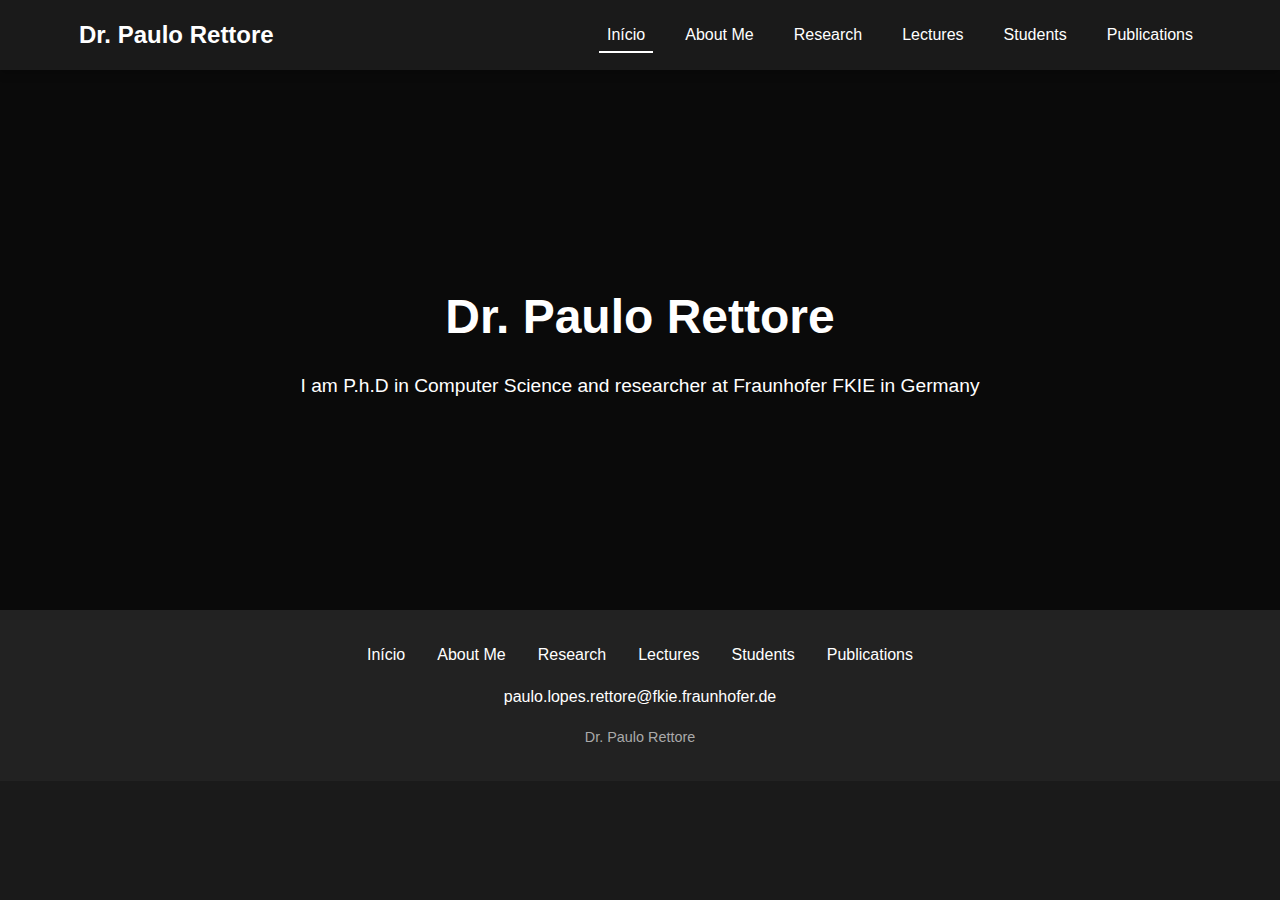
<file: index.html>
<!DOCTYPE html>
<html lang="en">
<head>
    <meta charset="UTF-8">
    <meta name="viewport" content="width=device-width, initial-scale=1.0">
    <title>Dr. Paulo Rettore</title>
    <link rel="stylesheet" href="css/style.css">
</head>
<body>
    <!-- Header -->
    <header>
        <div class="container header-content">
            <div class="logo">
                <a href="index.html">Dr. Paulo Rettore</a>
            </div>
            <nav>
                <ul class="nav-menu">
                    <li class="home"><a href="index.html" class="active">Início</a></li>
                    <li class="about"><a href="about-me.html">About Me</a></li>
                    <li class="research"><a href="research.html">Research</a></li>
                    <li class="lectures"><a href="lectures.html">Lectures</a></li>
                    <li class="students"><a href="students.html">Students</a></li>
                    <li class="publications"><a href="publications.html">Publications</a></li>
                </ul>
            </nav>
        </div>
    </header>

    <!-- Hero Section -->
    <section class="hero">
        <div class="hero-content">
            <h1>Dr. Paulo Rettore</h1>
            <p>I am P.h.D in Computer Science and researcher at Fraunhofer FKIE in Germany</p>
        </div>
    </section>

    <!-- Footer -->
    <footer>
        <div class="container footer-content">
            <ul class="footer-nav">
                <li><a href="index.html">Início</a></li>
                <li><a href="about-me.html">About Me</a></li>
                <li><a href="research.html">Research</a></li>
                <li><a href="lectures.html">Lectures</a></li>
                <li><a href="students.html">Students</a></li>
                <li><a href="publications.html">Publications</a></li>
            </ul>
            <div class="contact-info">
                <a href="mailto:paulo.lopes.rettore@fkie.fraunhofer.de">paulo.lopes.rettore@fkie.fraunhofer.de</a>
            </div>
            <div class="copyright">
                <p>Dr. Paulo Rettore</p>
            </div>
        </div>
    </footer>

    <script src="js/script.js"></script>
</body>
</html>
</file>
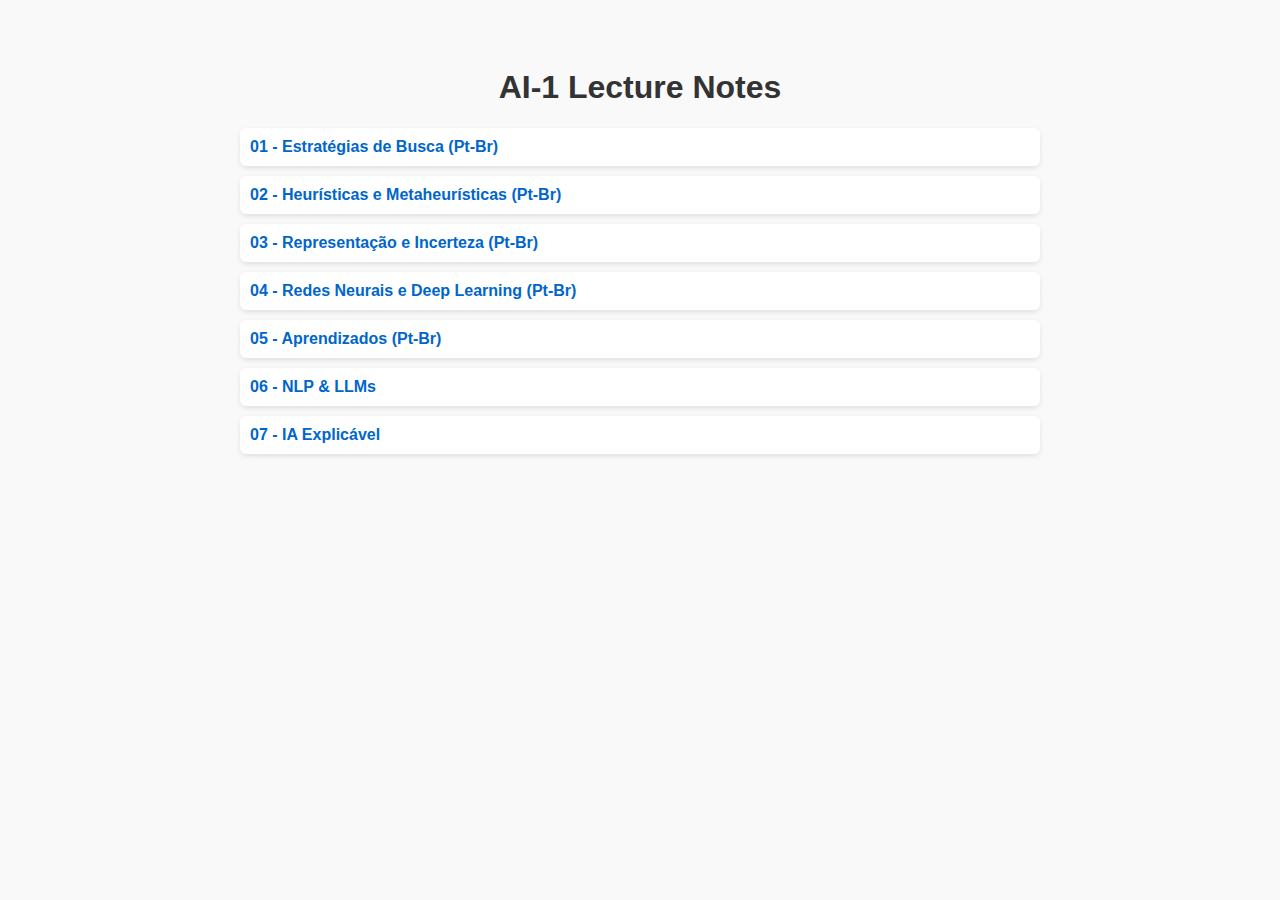
<file: lectures-notes/ai-1/index.html>
<!DOCTYPE html>
<html lang="en">
<head>
  <meta charset="UTF-8">
  <title>AI-1 Lecture Notes</title>
  <style>
    body {
      font-family: sans-serif;
      max-width: 800px;
      margin: 2rem auto;
      padding: 1rem;
      background-color: #f9f9f9;
    }
    h1 {
      text-align: center;
      color: #333;
    }
    ul {
      list-style-type: none;
      padding: 0;
    }
    li {
      background: #fff;
      margin: 10px 0;
      padding: 10px;
      border-radius: 6px;
      box-shadow: 0 2px 5px rgba(0,0,0,0.1);
    }
    a {
      text-decoration: none;
      color: #0066cc;
      font-weight: bold;
    }
    a:hover {
      text-decoration: underline;
    }
  </style>
</head>
<body>

<h1>AI-1 Lecture Notes</h1>
<ul>
  <li><a href="01-Estrategias de Busca Sem Informacao e de Busca Informada (Pt-Br).pdf" download>01 - Estratégias de Busca (Pt-Br)</a></li>
  <li><a href="02-Heuristicas e Metaheuristicas (Pt-Br).pdf" download>02 - Heurísticas e Metaheurísticas (Pt-Br)</a></li>
  <li><a href="03-Representacao de Conhecimento e Incerteza(Pt-Br).pdf" download>03 - Representação e Incerteza (Pt-Br)</a></li>
  <li><a href="04-Redes Neurais e Aprendizado Profundo (Pt-Br).pdf" download>04 - Redes Neurais e Deep Learning (Pt-Br)</a></li>
  <li><a href="05-Aprendizados (Pt-Br).pdf" download>05 - Aprendizados (Pt-Br)</a></li>
  <li><a href="06-NLP_LLMs.pdf" download>06 - NLP & LLMs</a></li>
  <li><a href="07-Inteligencia Artificial Explicavel.pdf" download>07 - IA Explicável</a></li>
</ul>

</body>
</html>
</file>
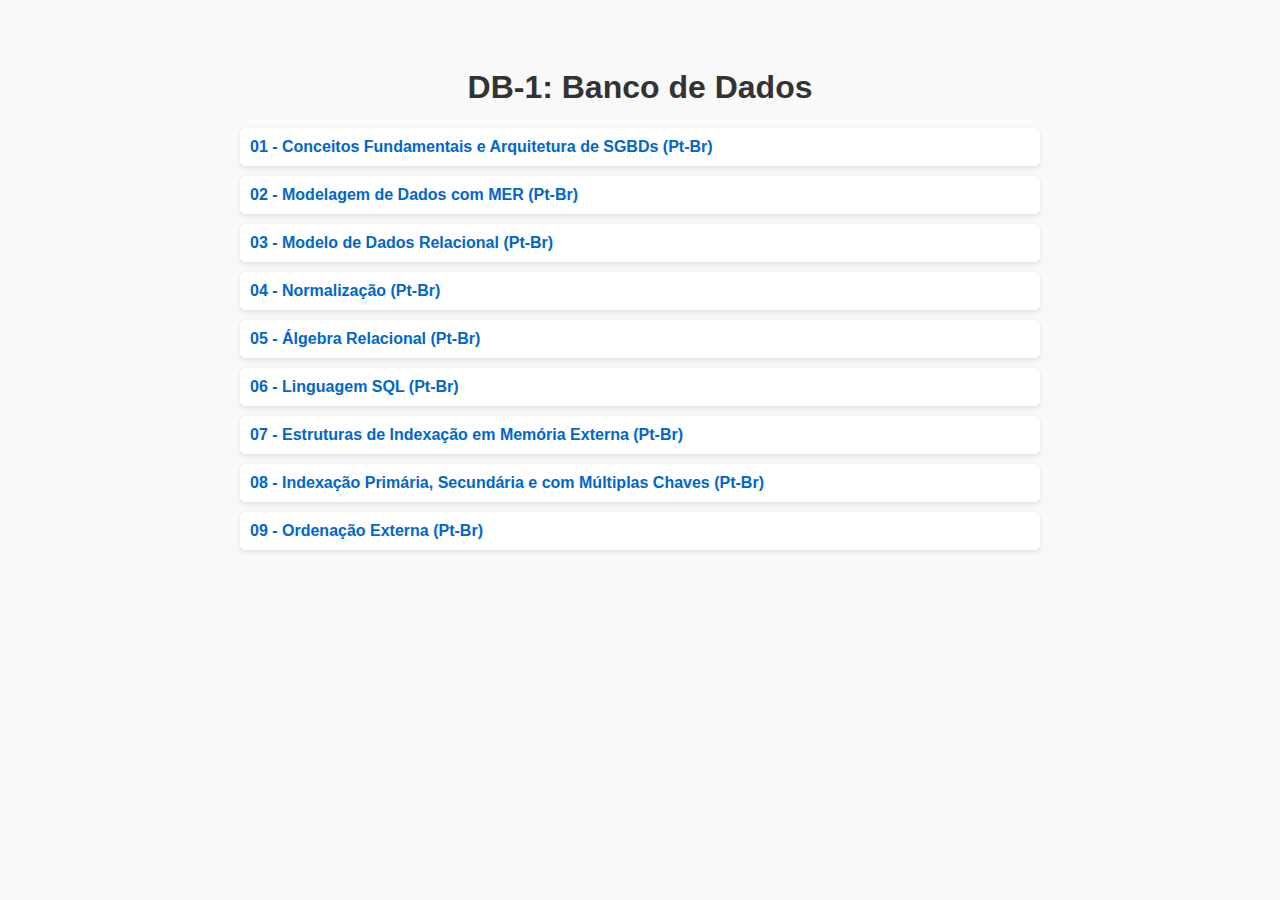
<file: lectures-notes/db-1/index.html>
<!DOCTYPE html>
<html lang="pt-BR">
<head>
  <meta charset="UTF-8">
  <title>DB-1: Banco de Dados</title>
  <style>
    body {
      font-family: sans-serif;
      max-width: 800px;
      margin: 2rem auto;
      padding: 1rem;
      background-color: #f9f9f9;
    }
    h1 {
      text-align: center;
      color: #333;
    }
    ul {
      list-style-type: none;
      padding: 0;
    }
    li {
      background: #fff;
      margin: 10px 0;
      padding: 10px;
      border-radius: 6px;
      box-shadow: 0 2px 5px rgba(0,0,0,0.1);
    }
    a {
      text-decoration: none;
      color: #0066cc;
      font-weight: bold;
    }
    a:hover {
      text-decoration: underline;
    }
  </style>
</head>
<body>

<h1>DB-1: Banco de Dados</h1>
<ul>
  <li><a href="01-Conceitos Fundamentais e Arquitetura de SGBDs (Pt-Br).pdf" download>01 - Conceitos Fundamentais e Arquitetura de SGBDs (Pt-Br)</a></li>
  <li><a href="02-Modelagem de Dados com MER (Pt-Br).pdf" download>02 - Modelagem de Dados com MER (Pt-Br)</a></li>
  <li><a href="03-Modelo de Dados Relacional (Pt-Br).pdf" download>03 - Modelo de Dados Relacional (Pt-Br)</a></li>
  <li><a href="04-Normalizacao (Pt-Br).pdf" download>04 - Normalização (Pt-Br)</a></li>
  <li><a href="05-Algebra Relacional (Pt-Br).pdf" download>05 - Álgebra Relacional (Pt-Br)</a></li>
  <li><a href="06-Linguagem SQL (Pt-Br).pdf" download>06 - Linguagem SQL (Pt-Br)</a></li>
  <li><a href="07-Estruturas de Indexacao em Memoria Externa - B-tree e Hash (Pt-Br).pdf" download>07 - Estruturas de Indexação em Memória Externa (Pt-Br)</a></li>
  <li><a href="08-Indexacao Primaria, Secundaria e com Multiplas Chaves (Pt-Br).pdf" download>08 - Indexação Primária, Secundária e com Múltiplas Chaves (Pt-Br)</a></li>
  <li><a href="09-Ordenacao Externa (Pt-Br).pdf" download>09 - Ordenação Externa (Pt-Br)</a></li>
</ul>

</body>
</html>
</file>
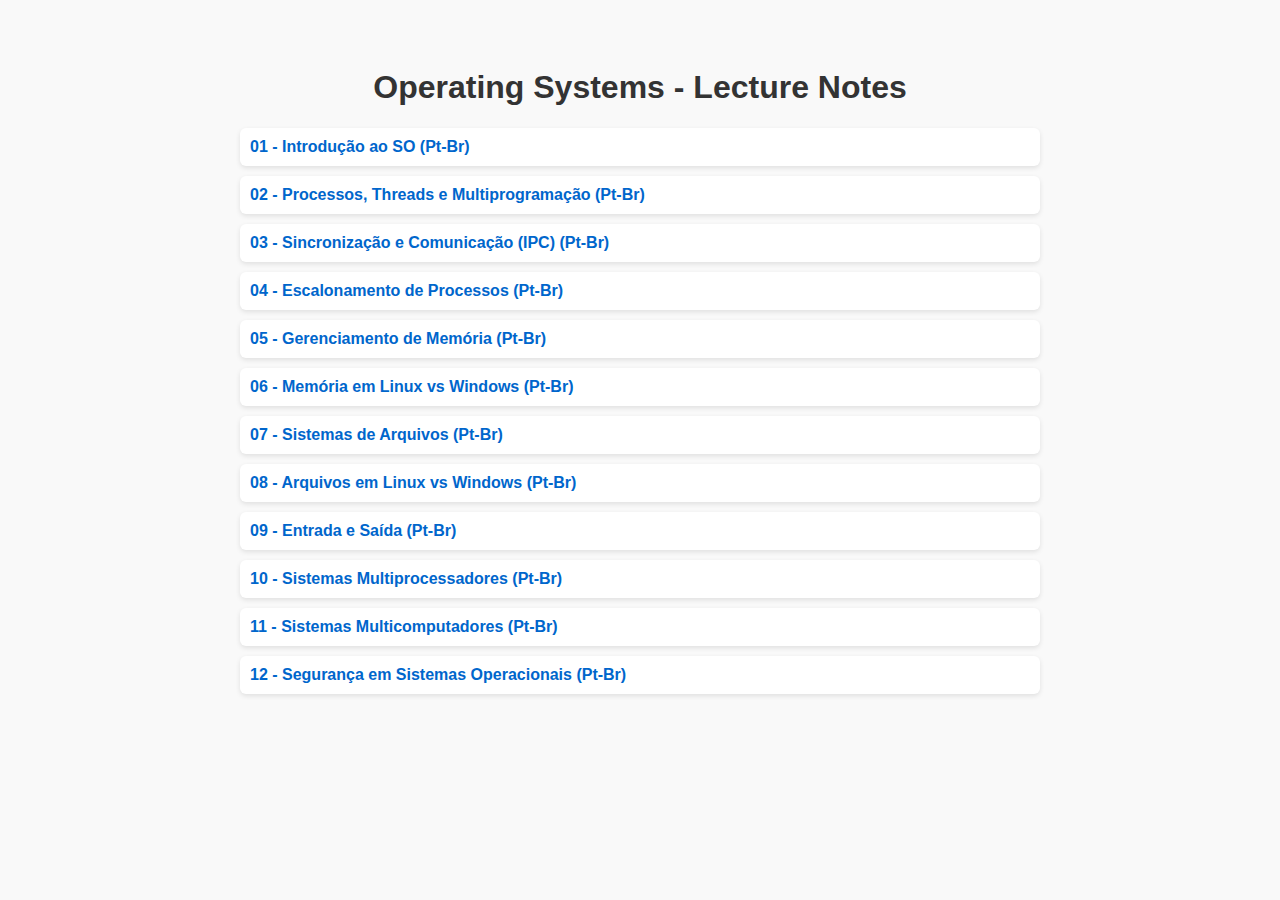
<file: lectures-notes/so-1/index.html>
<!DOCTYPE html>
<html lang="en">
<head>
  <meta charset="UTF-8">
  <title>Operating Systems - Lecture Notes</title>
  <style>
    body {
      font-family: sans-serif;
      max-width: 800px;
      margin: 2rem auto;
      padding: 1rem;
      background-color: #f9f9f9;
    }
    h1 {
      text-align: center;
      color: #333;
    }
    ul {
      list-style-type: none;
      padding: 0;
    }
    li {
      background: #fff;
      margin: 10px 0;
      padding: 10px;
      border-radius: 6px;
      box-shadow: 0 2px 5px rgba(0,0,0,0.1);
    }
    a {
      text-decoration: none;
      color: #0066cc;
      font-weight: bold;
    }
    a:hover {
      text-decoration: underline;
    }
  </style>
</head>
<body>

<h1>Operating Systems - Lecture Notes</h1>
<ul>
  <li><a href="01_Introducao_SO.pdf" download>01 - Introdução ao SO (Pt-Br)</a></li>
  <li><a href="02_Processos_Threads_SO_Multiprogramacao_Tempo_Compartilhado.pdf" download>02 - Processos, Threads e Multiprogramação (Pt-Br)</a></li>
  <li><a href="03_Sincronizacao_Comunicacao_Processos_IPC.pdf" download>03 - Sincronização e Comunicação (IPC) (Pt-Br)</a></li>
  <li><a href="04_Escalonamento_Processos.pdf" download>04 - Escalonamento de Processos (Pt-Br)</a></li>
  <li><a href="05_Gerenciamento_Memoria.pdf" download>05 - Gerenciamento de Memória (Pt-Br)</a></li>
  <li><a href="06_Gerenciamento_Memoria_Linux_Windows.pdf" download>06 - Memória em Linux vs Windows (Pt-Br)</a></li>
  <li><a href="07_Sistemas_Arquivos.pdf" download>07 - Sistemas de Arquivos (Pt-Br)</a></li>
  <li><a href="08_Sistemas_Arquivos_Linux_Windows.pdf" download>08 - Arquivos em Linux vs Windows (Pt-Br)</a></li>
  <li><a href="09_Gerenciamento_Entrada_Saida.pdf" download>09 - Entrada e Saída (Pt-Br)</a></li>
  <li><a href="10_Sistemas_Multiprocessadores.pdf" download>10 - Sistemas Multiprocessadores (Pt-Br)</a></li>
  <li><a href="11_Sistemas_Multicomputadores.pdf" download>11 - Sistemas Multicomputadores (Pt-Br)</a></li>
  <li><a href="12_Seguranca_Sistemas_Operacionais.pdf" download>12 - Segurança em Sistemas Operacionais (Pt-Br)</a></li>
</ul>

</body>
</html>
</file>
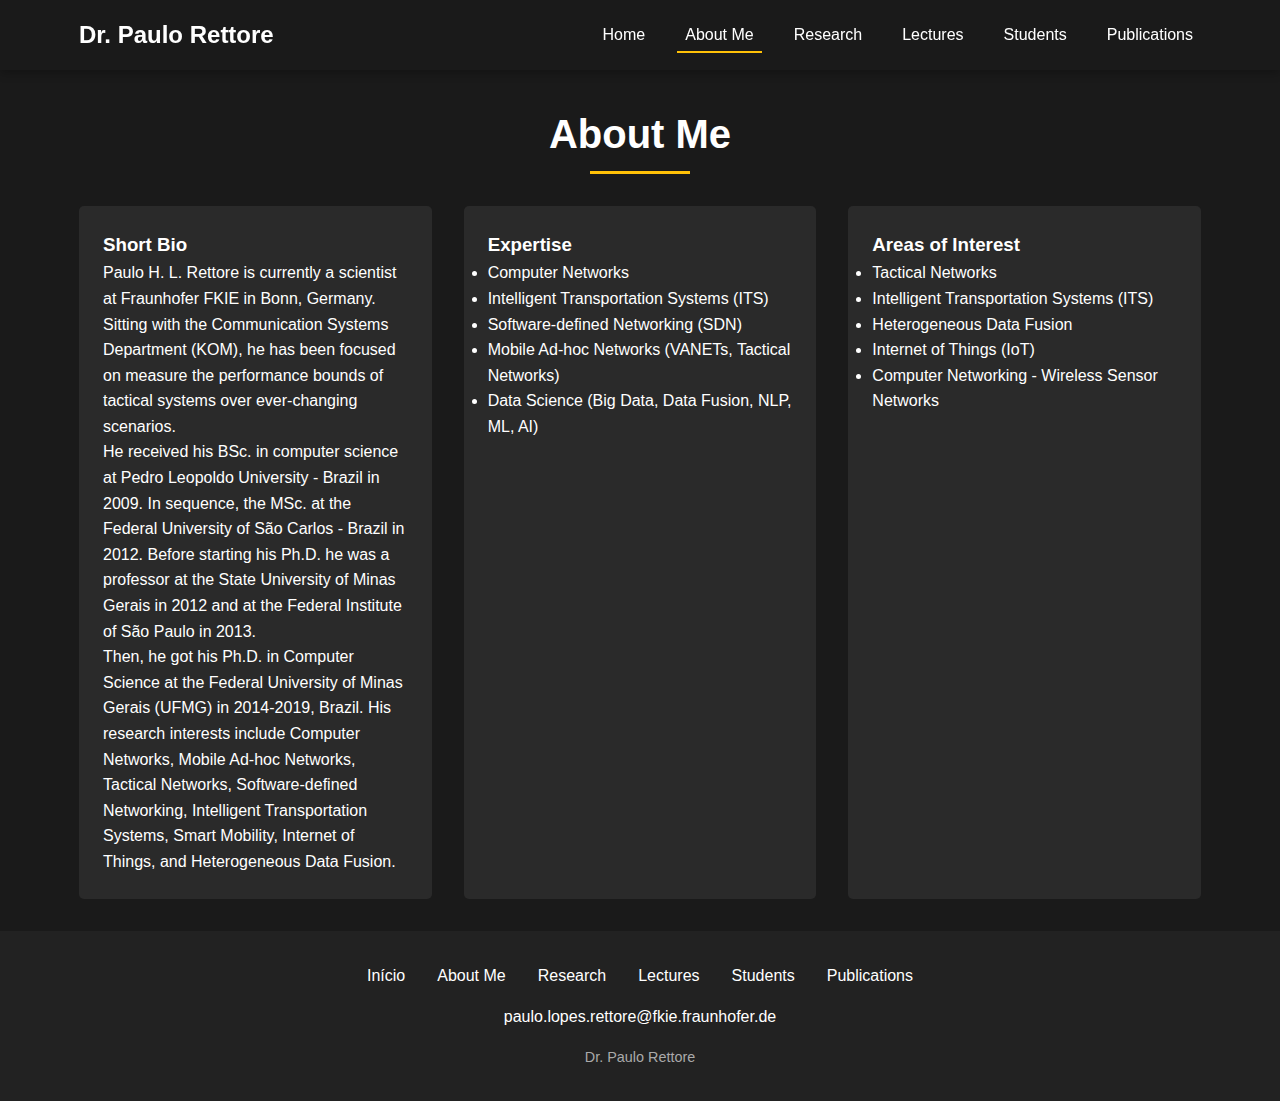
<file: about-me.html>
<!DOCTYPE html>
<html lang="en">
<head>
    <meta charset="UTF-8">
    <meta name="viewport" content="width=device-width, initial-scale=1.0">
    <title>About Me - Dr. Paulo Rettore</title>
    <link rel="stylesheet" href="css/style.css">
</head>
<body>
    <!-- Header -->
    <header>
        <div class="container header-content">
            <div class="logo">
                <a href="index.html">Dr. Paulo Rettore</a>
            </div>
            <nav>
                <ul class="nav-menu">
                    <li class="home"><a href="index.html">Home</a></li>
                    <li class="about"><a href="about-me.html" class="active">About Me</a></li>
                    <li class="research"><a href="research.html">Research</a></li>
                    <li class="lectures"><a href="lectures.html">Lectures</a></li>
                    <li class="students"><a href="students.html">Students</a></li>
                    <li class="publications"><a href="publications.html">Publications</a></li>
                </ul>
            </nav>
        </div>
    </header>

    <!-- About Section -->
    <section class="about-section">
        <div class="container">
            <div class="section-title">
                <h2>About Me</h2>
            </div>
            <div class="about-content">
                <div class="bio">
                    <h3>Short Bio</h3>
                    <p>Paulo H. L. Rettore is currently a scientist at Fraunhofer FKIE in Bonn, Germany. Sitting with the Communication Systems Department (KOM), he has been focused on measure the performance bounds of tactical systems over ever-changing scenarios.</p>
                    <p>He received his BSc. in computer science at Pedro Leopoldo University - Brazil in 2009. In sequence, the MSc. at the Federal University of São Carlos - Brazil in 2012. Before starting his Ph.D. he was a professor at the State University of Minas Gerais in 2012 and at the Federal Institute of São Paulo in 2013.</p>
                    <p>Then, he got his Ph.D. in Computer Science at the Federal University of Minas Gerais (UFMG) in 2014-2019, Brazil. His research interests include Computer Networks, Mobile Ad-hoc Networks, Tactical Networks, Software-defined Networking, Intelligent Transportation Systems, Smart Mobility, Internet of Things, and Heterogeneous Data Fusion.</p>
                </div>
                <div class="expertise">
                    <h3>Expertise</h3>
                    <ul>
                        <li>Computer Networks</li>
                        <li>Intelligent Transportation Systems (ITS)</li>
                        <li>Software-defined Networking (SDN)</li>
                        <li>Mobile Ad-hoc Networks (VANETs, Tactical Networks)</li>
                        <li>Data Science (Big Data, Data Fusion, NLP, ML, AI)</li>
                    </ul>
                </div>
                <div class="interests">
                    <h3>Areas of Interest</h3>
                    <ul>
                        <li>Tactical Networks</li>
                        <li>Intelligent Transportation Systems (ITS)</li>
                        <li>Heterogeneous Data Fusion</li>
                        <li>Internet of Things (IoT)</li>
                        <li>Computer Networking - Wireless Sensor Networks</li>
                    </ul>
                </div>
            </div>
        </div>
    </section>

    <!-- Footer -->
    <footer>
        <div class="container footer-content">
            <ul class="footer-nav">
                <li><a href="index.html">Início</a></li>
                <li><a href="about-me.html">About Me</a></li>
                <li><a href="research.html">Research</a></li>
                <li><a href="lectures.html">Lectures</a></li>
                <li><a href="students.html">Students</a></li>
                <li><a href="publications.html">Publications</a></li>
            </ul>
            <div class="contact-info">
                <a href="mailto:paulo.lopes.rettore@fkie.fraunhofer.de">paulo.lopes.rettore@fkie.fraunhofer.de</a>
            </div>
            <div class="copyright">
                <p>Dr. Paulo Rettore</p>
            </div>
        </div>
    </footer>

    <script src="js/script.js"></script>
</body>
</html>
</file>
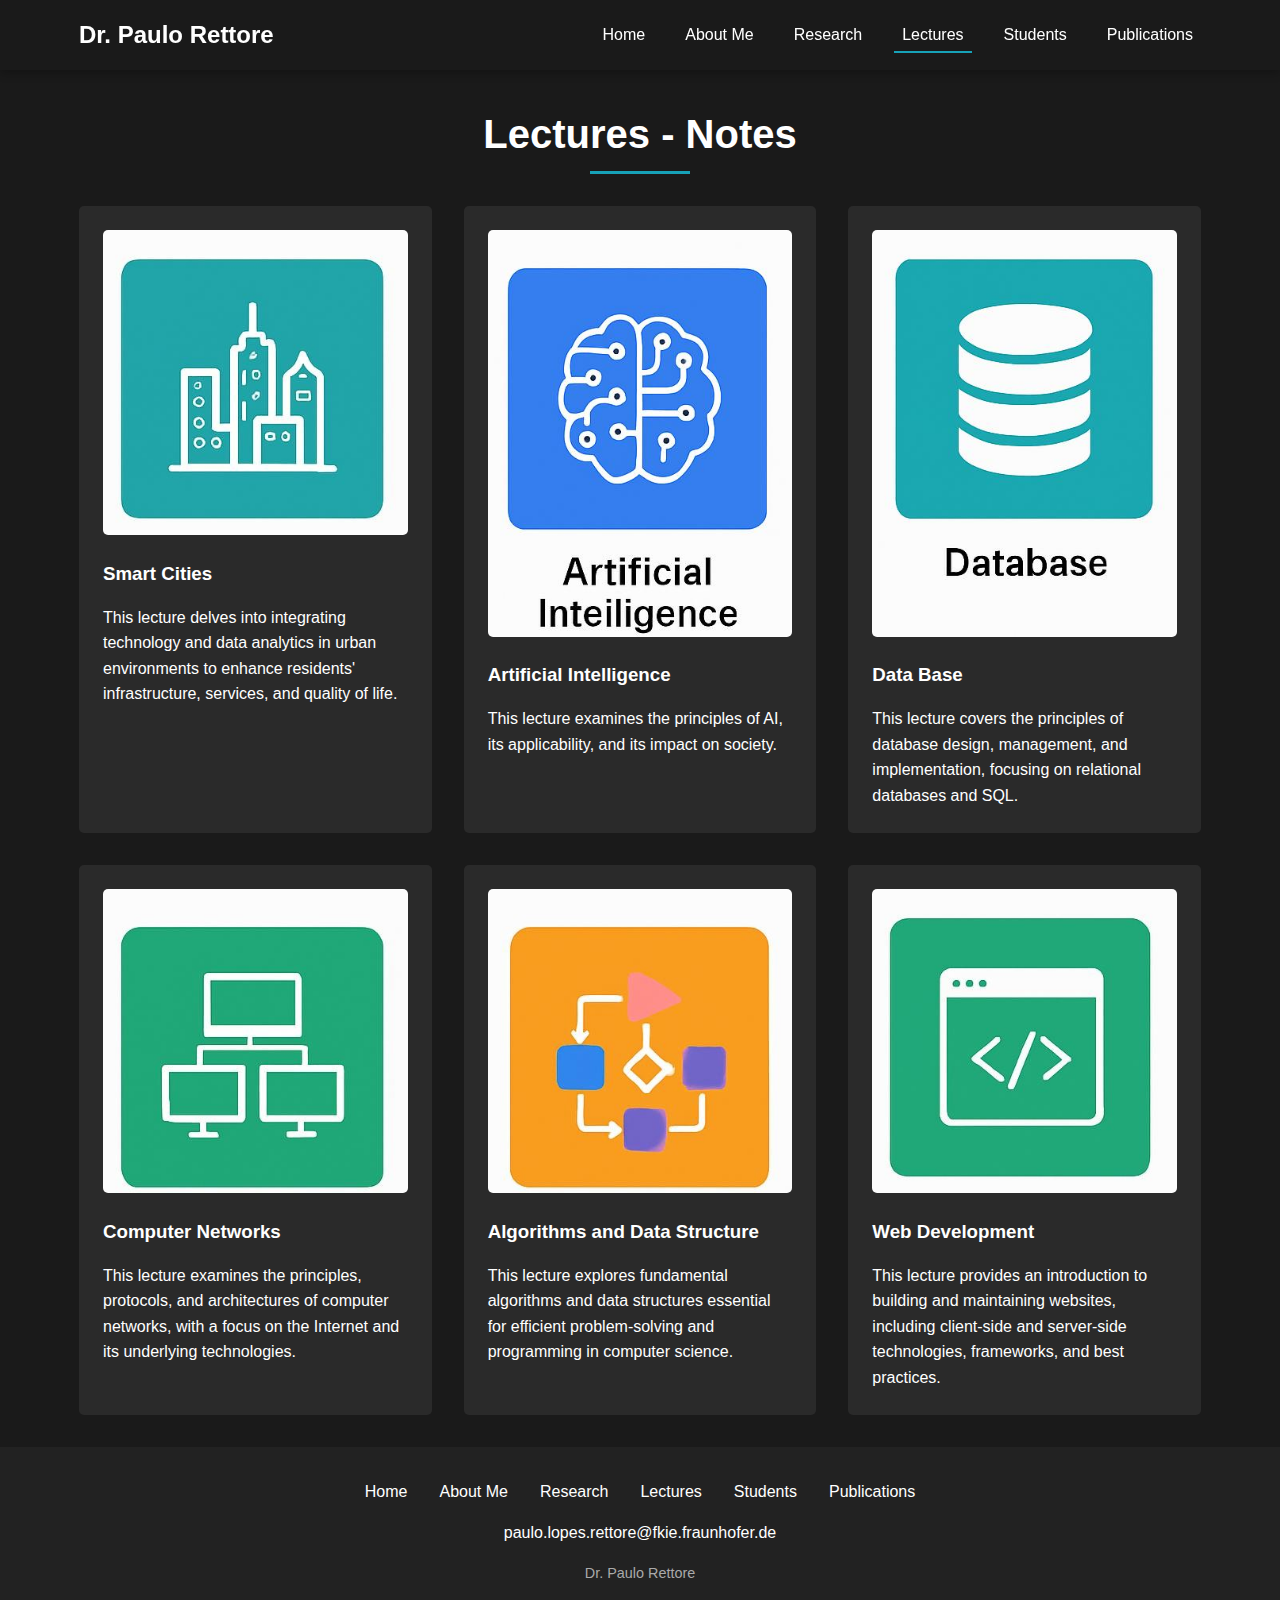
<file: lectures.html>
<!DOCTYPE html>
<html lang="en">
<head>
    <meta charset="UTF-8">
    <meta name="viewport" content="width=device-width, initial-scale=1.0">
    <title>Lectures - Dr. Paulo Rettore</title>
    <link rel="stylesheet" href="css/style.css">
</head>
<body>
    <!-- Header -->
    <header>
        <div class="container header-content">
            <div class="logo">
                <a href="index.html">Dr. Paulo Rettore</a>
            </div>
            <nav>
                <ul class="nav-menu">
                    <li class="home"><a href="index.html">Home</a></li>
                    <li class="about"><a href="about-me.html">About Me</a></li>
                    <li class="research"><a href="research.html">Research</a></li>
                    <li class="lectures"><a href="lectures.html" class="active">Lectures</a></li>
                    <li class="students"><a href="students.html">Students</a></li>
                    <li class="publications"><a href="publications.html">Publications</a></li>
                </ul>
            </nav>
        </div>
    </header>

    <!-- Lectures Section -->
    <section class="lectures-section">
        <div class="container">
            <div class="section-title">
                <h2>Lectures - Notes</h2>
            </div>
            
            <div class="lectures-grid">
                <div class="lecture-card">
                    <a href="\lectures-notes\ai-1\" target="_blank">
                    <img src="images/smart-cities.jpg" alt="Smart Cities" class="lecture-image">
                    </a>
                    <h3>Smart Cities</h3>
                    <p>This lecture delves into integrating technology and data analytics in urban environments to enhance residents' infrastructure, services, and quality of life.</p>
                </div>
                <div class="lecture-card">
                    <a href="\lectures-notes\ai-1\" target="_blank">
                        <img src="images/artificial-intelligence.jpg" alt="Artificial Intelligence" class="lecture-image">
                    </a>
                    <h3>Artificial Intelligence</h3>
                    <p>This lecture examines the principles of AI, its applicability, and its impact on society.</p>
                </div>
            
                <div class="lecture-card">
                    <a href="\lectures-notes\db-1\" target="_blank">
                        <img src="images/database.jpg" alt="Data Base" class="lecture-image">
                    </a>
                    <h3>Data Base</h3>
                    <p>This lecture covers the principles of database design, management, and implementation, focusing on relational databases and SQL.</p>
                </div>
            
                <div class="lecture-card">
                    <a href="\lectures-notes\" target="_blank">
                        <img src="images/computer-networks.jpg" alt="Computer Networks" class="lecture-image">
                    </a>
                    <h3>Computer Networks</h3>
                    <p>This lecture examines the principles, protocols, and architectures of computer networks, with a focus on the Internet and its underlying technologies.</p>
                </div>
            
                <div class="lecture-card">
                    <a href="\lectures-notes\" target="_blank">
                        <img src="images/algorithms.jpg" alt="Algorithms and Data Structure" class="lecture-image">
                    </a>
                    <h3>Algorithms and Data Structure</h3>
                    <p>This lecture explores fundamental algorithms and data structures essential for efficient problem-solving and programming in computer science.</p>
                </div>
            
                <div class="lecture-card">
                    <a href="\lectures-notes\" target="_blank">
                        <img src="images/web-development.jpg" alt="Web Development" class="lecture-image">
                    </a>
                    <h3>Web Development</h3>
                    <p>This lecture provides an introduction to building and maintaining websites, including client-side and server-side technologies, frameworks, and best practices.</p>
                </div>
            </div>
        </div>
    </section>

    <!-- Footer -->
    <footer>
        <div class="container footer-content">
            <ul class="footer-nav">
                <li><a href="index.html">Home</a></li>
                <li><a href="about-me.html">About Me</a></li>
                <li><a href="research.html">Research</a></li>
                <li><a href="lectures.html">Lectures</a></li>
                <li><a href="students.html">Students</a></li>
                <li><a href="publications.html">Publications</a></li>
            </ul>
            <div class="contact-info">
                <a href="mailto:paulo.lopes.rettore@fkie.fraunhofer.de">paulo.lopes.rettore@fkie.fraunhofer.de</a>
            </div>
            <div class="copyright">
                <p>Dr. Paulo Rettore</p>
            </div>
        </div>
    </footer>

    <script src="js/script.js"></script>
</body>
</html>
</file>
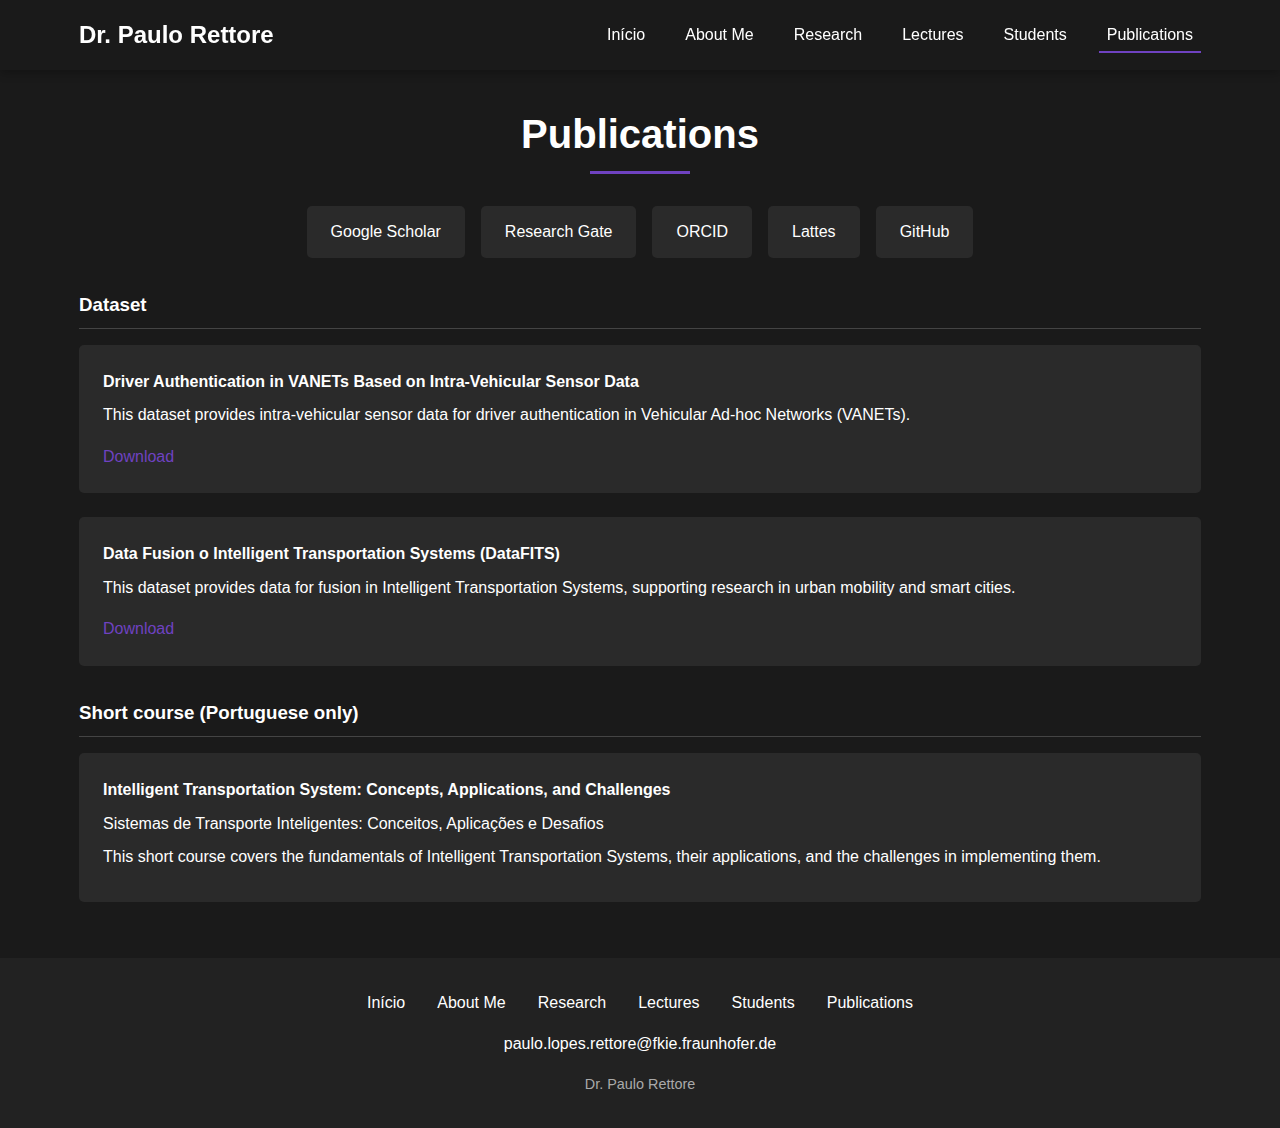
<file: publications.html>
<!DOCTYPE html>
<html lang="en">
<head>
    <meta charset="UTF-8">
    <meta name="viewport" content="width=device-width, initial-scale=1.0">
    <title>Publications - Dr. Paulo Rettore</title>
    <link rel="stylesheet" href="css/style.css">
</head>
<body>
    <!-- Header -->
    <header>
        <div class="container header-content">
            <div class="logo">
                <a href="index.html">Dr. Paulo Rettore</a>
            </div>
            <nav>
                <ul class="nav-menu">
                    <li class="inicio"><a href="index.html">Início</a></li>
                    <li class="about"><a href="about-me.html">About Me</a></li>
                    <li class="research"><a href="research.html">Research</a></li>
                    <li class="lectures"><a href="lectures.html">Lectures</a></li>
                    <li class="students"><a href="students.html">Students</a></li>
                    <li class="publications"><a href="publications.html" class="active">Publications</a></li>
                </ul>
            </nav>
        </div>
    </header>

    <!-- Publications Section -->
    <section class="publications-section">
        <div class="container">
            <div class="section-title">
                <h2>Publications</h2>
            </div>
            
            <div class="publication-links">
                <a href="https://scholar.google.com/" class="publication-link" target="_blank">
                    <i class="icon-google-scholar"></i> Google Scholar
                </a>
                <a href="https://www.researchgate.net/" class="publication-link" target="_blank">
                    <i class="icon-research-gate"></i> Research Gate
                </a>
                <a href="https://orcid.org/" class="publication-link" target="_blank">
                    <i class="icon-orcid"></i> ORCID
                </a>
                <a href="http://lattes.cnpq.br/" class="publication-link" target="_blank">
                    <i class="icon-lattes"></i> Lattes
                </a>
                <a href="https://github.com/prettore/" class="publication-link" target="_blank">
                    <i class="icon-github"></i> GitHub
                </a>
            </div>
            
            <div class="publication-categories">
                <h3>Dataset</h3>
                <div class="publication-item">
                    <h4>Driver Authentication in VANETs Based on Intra-Vehicular Sensor Data</h4>
                    <p>This dataset provides intra-vehicular sensor data for driver authentication in Vehicular Ad-hoc Networks (VANETs).</p>
                    <a href="#" class="download-link">Download</a>
                </div>
                
                <div class="publication-item">
                    <h4>Data Fusion o Intelligent Transportation Systems (DataFITS)</h4>
                    <p>This dataset provides data for fusion in Intelligent Transportation Systems, supporting research in urban mobility and smart cities.</p>
                    <a href="#" class="download-link">Download</a>
                </div>
                
                <h3>Short course (Portuguese only)</h3>
                <div class="publication-item">
                    <h4>Intelligent Transportation System: Concepts, Applications, and Challenges</h4>
                    <p>Sistemas de Transporte Inteligentes: Conceitos, Aplicações e Desafios</p>
                    <p>This short course covers the fundamentals of Intelligent Transportation Systems, their applications, and the challenges in implementing them.</p>
                </div>
            </div>
        </div>
    </section>

    <!-- Footer -->
    <footer>
        <div class="container footer-content">
            <ul class="footer-nav">
                <li><a href="index.html">Início</a></li>
                <li><a href="about-me.html">About Me</a></li>
                <li><a href="research.html">Research</a></li>
                <li><a href="lectures.html">Lectures</a></li>
                <li><a href="students.html">Students</a></li>
                <li><a href="publications.html">Publications</a></li>
            </ul>
            <div class="contact-info">
                <a href="mailto:paulo.lopes.rettore@fkie.fraunhofer.de">paulo.lopes.rettore@fkie.fraunhofer.de</a>
            </div>
            <div class="copyright">
                <p>Dr. Paulo Rettore</p>
            </div>
        </div>
    </footer>

    <script src="js/script.js"></script>
</body>
</html>
</file>
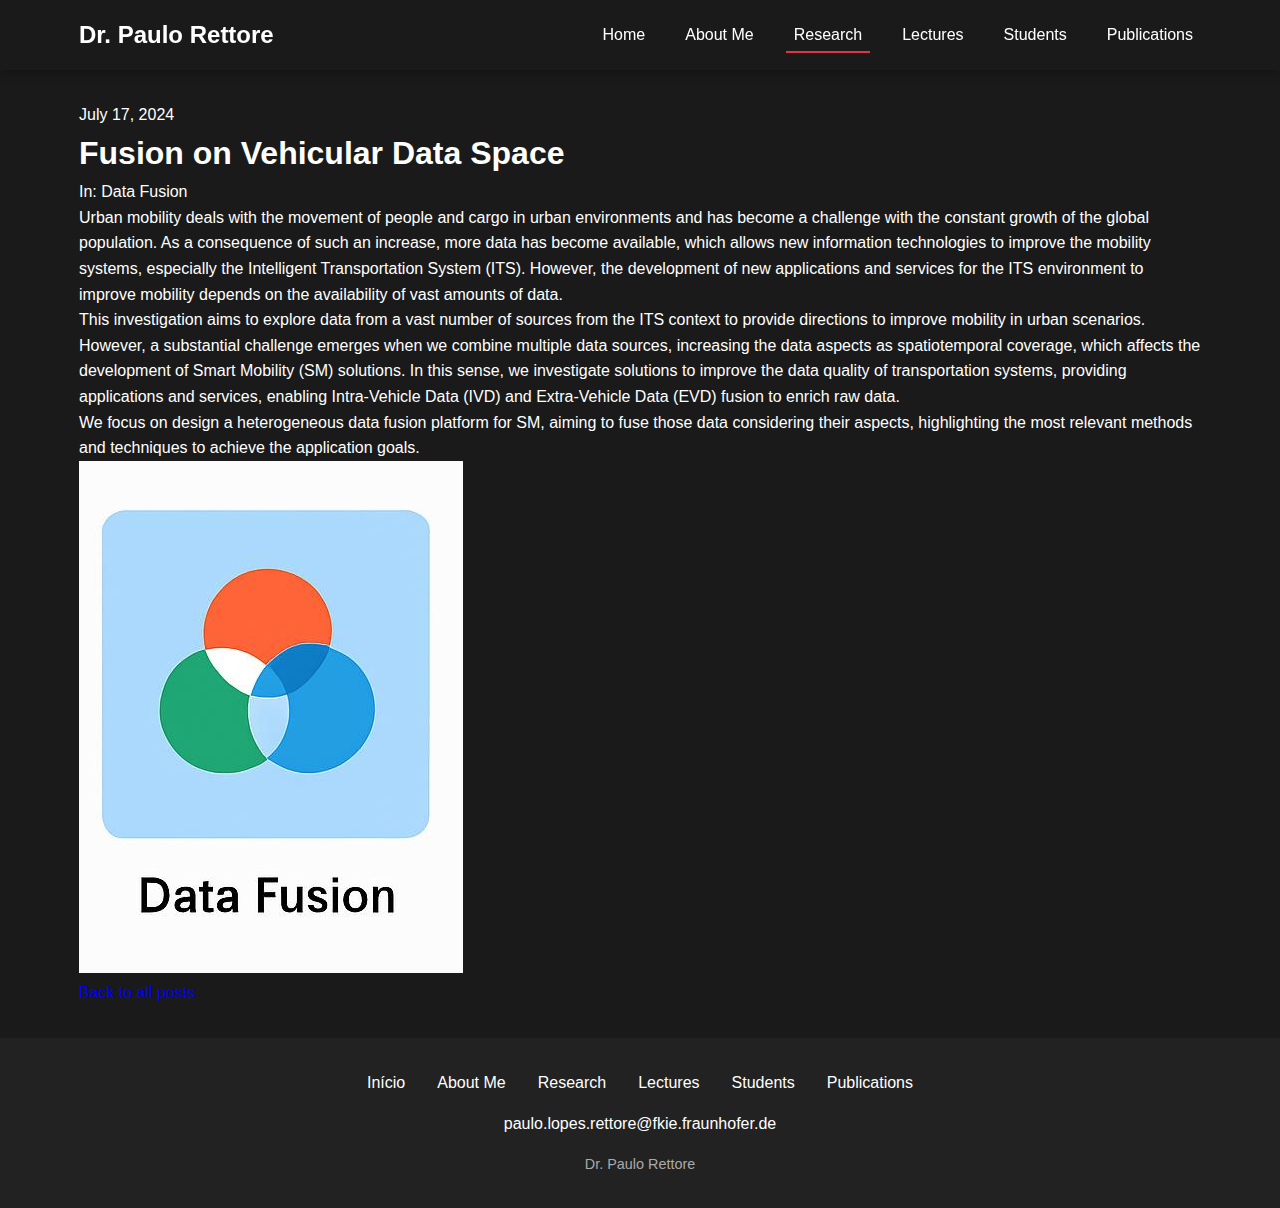
<file: research-data-fusion.html>
<!DOCTYPE html>
<html lang="en">
<head>
    <meta charset="UTF-8">
    <meta name="viewport" content="width=device-width, initial-scale=1.0">
    <title>Fusion on Vehicular Data Space - Dr. Paulo Rettore</title>
    <link rel="stylesheet" href="css/style.css">
</head>
<body>
    <!-- Header -->
    <header>
        <div class="container header-content">
            <div class="logo">
                <a href="index.html">Dr. Paulo Rettore</a>
            </div>
            <nav>
                <ul class="nav-menu">
                    <li class="home"><a href="index.html">Home</a></li>
                    <li class="about"><a href="about-me.html">About Me</a></li>
                    <li class="research"><a href="research.html" class="active">Research</a></li>
                    <li class="lectures"><a href="lectures.html">Lectures</a></li>
                    <li class="students"><a href="students.html">Students</a></li>
                    <li class="publications"><a href="publications.html">Publications</a></li>
                </ul>
            </nav>
        </div>
    </header>

    <!-- Research Detail Section -->
    <section class="research-detail-section">
        <div class="container">
            <div class="research-detail-header">
                <div class="date">July 17, 2024</div>
                <h1>Fusion on Vehicular Data Space</h1>
                <div class="category">In: Data Fusion</div>
            </div>
            
            <div class="research-detail-content">
                <p>Urban mobility deals with the movement of people and cargo in urban environments and has become a challenge with the constant growth of the global population. As a consequence of such an increase, more data has become available, which allows new information technologies to improve the mobility systems, especially the Intelligent Transportation System (ITS). However, the development of new applications and services for the ITS environment to improve mobility depends on the availability of vast amounts of data.</p>
                
                <p>This investigation aims to explore data from a vast number of sources from the ITS context to provide directions to improve mobility in urban scenarios. However, a substantial challenge emerges when we combine multiple data sources, increasing the data aspects as spatiotemporal coverage, which affects the development of Smart Mobility (SM) solutions. In this sense, we investigate solutions to improve the data quality of transportation systems, providing applications and services, enabling Intra-Vehicle Data (IVD) and Extra-Vehicle Data (EVD) fusion to enrich raw data.</p>
                
                <p>We focus on design a heterogeneous data fusion platform for SM, aiming to fuse those data considering their aspects, highlighting the most relevant methods and techniques to achieve the application goals.</p>
                
                <div class="research-image">
                    <img src="images/data-fusion-diagram.jpg" alt="Data Fusion Diagram">
                </div>
            </div>
            
            <div class="back-link">
                <a href="research.html">Back to all posts</a>
            </div>
        </div>
    </section>

    <!-- Footer -->
    <footer>
        <div class="container footer-content">
            <ul class="footer-nav">
                <li><a href="index.html">Início</a></li>
                <li><a href="about-me.html">About Me</a></li>
                <li><a href="research.html">Research</a></li>
                <li><a href="lectures.html">Lectures</a></li>
                <li><a href="students.html">Students</a></li>
                <li><a href="publications.html">Publications</a></li>
            </ul>
            <div class="contact-info">
                <a href="mailto:paulo.lopes.rettore@fkie.fraunhofer.de">paulo.lopes.rettore@fkie.fraunhofer.de</a>
            </div>
            <div class="copyright">
                <p>Dr. Paulo Rettore</p>
            </div>
        </div>
    </footer>

    <script src="js/script.js"></script>
</body>
</html>
</file>
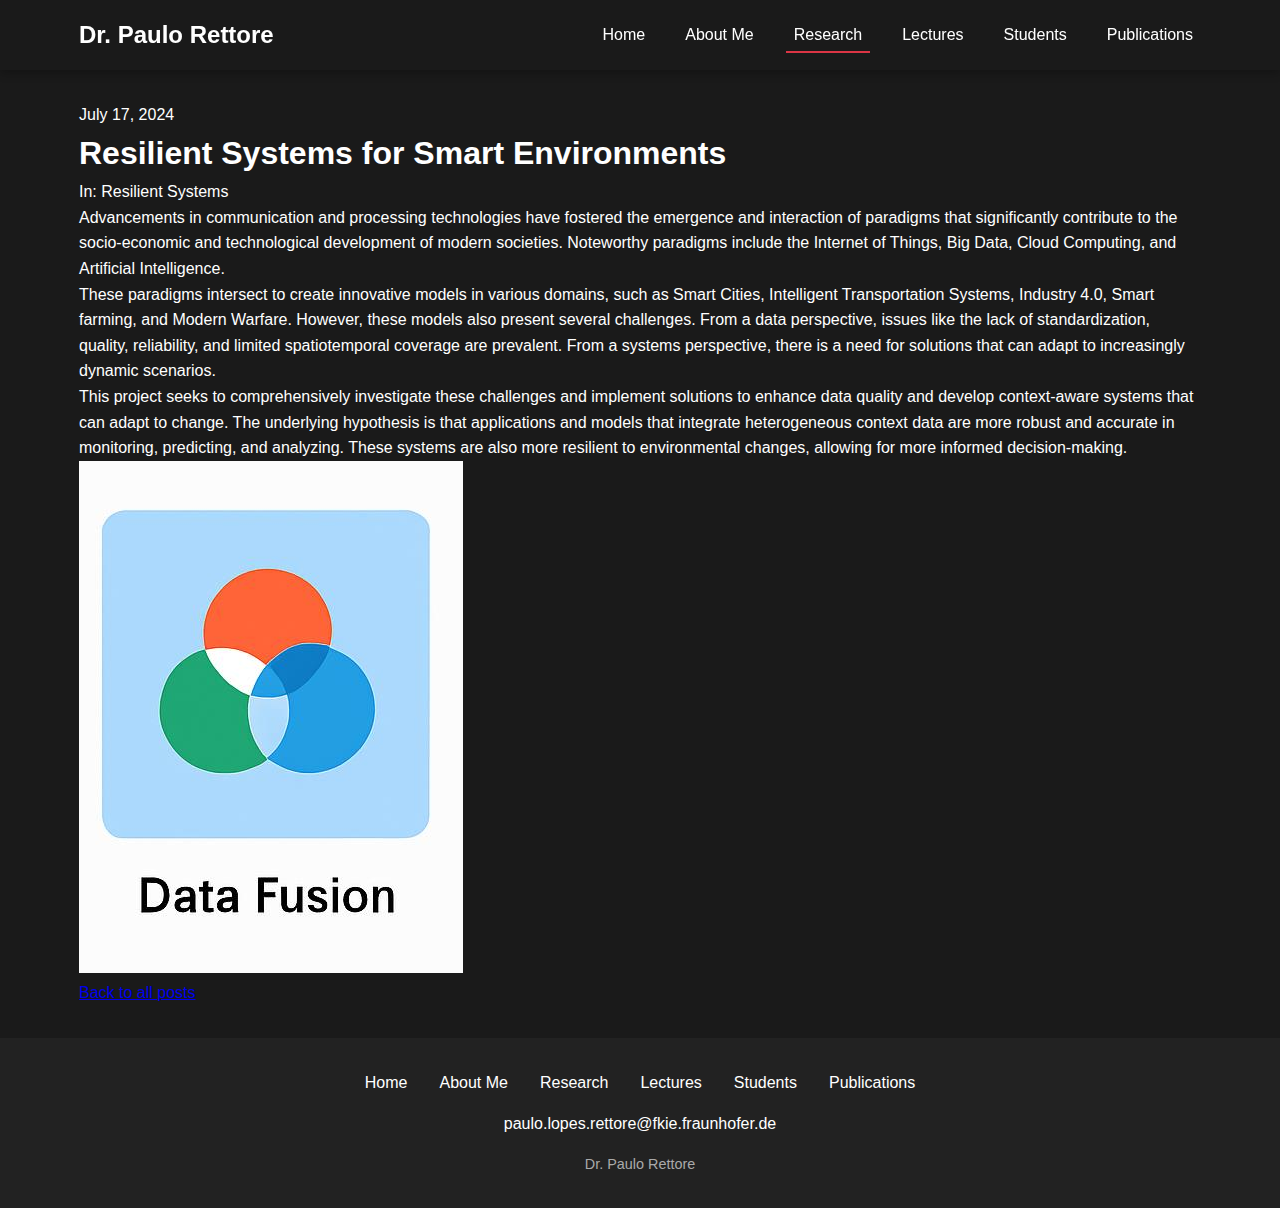
<file: research-resilient-systems.html>
<!DOCTYPE html>
<html lang="en">
<head>
    <meta charset="UTF-8">
    <meta name="viewport" content="width=device-width, initial-scale=1.0">
    <title>Resilient Systems for Smart Environments - Dr. Paulo Rettore</title>
    <link rel="stylesheet" href="css/style.css">
</head>
<body>
    <!-- Header -->
    <header>
        <div class="container header-content">
            <div class="logo">
                <a href="index.html">Dr. Paulo Rettore</a>
            </div>
            <nav>
                <ul class="nav-menu">
                    <li class="home"><a href="index.html">Home</a></li>
                    <li class="about"><a href="about-me.html">About Me</a></li>
                    <li class="research"><a href="research.html" class="active">Research</a></li>
                    <li class="lectures"><a href="lectures.html">Lectures</a></li>
                    <li class="students"><a href="students.html">Students</a></li>
                    <li class="publications"><a href="publications.html">Publications</a></li>
                </ul>
            </nav>
        </div>
    </header>

    <!-- Research Detail Section -->
    <section class="research-detail-section">
        <div class="container">
            <div class="research-detail-header">
                <div class="date">July 17, 2024</div>
                <h1>Resilient Systems for Smart Environments</h1>
                <div class="category">In: Resilient Systems</div>
            </div>
            
            <div class="research-detail-content">
                <p>Advancements in communication and processing technologies have fostered the emergence and interaction of paradigms that significantly contribute to the socio-economic and technological development of modern societies. Noteworthy paradigms include the Internet of Things, Big Data, Cloud Computing, and Artificial Intelligence.</p>
                
                <p>These paradigms intersect to create innovative models in various domains, such as Smart Cities, Intelligent Transportation Systems, Industry 4.0, Smart farming, and Modern Warfare. However, these models also present several challenges. From a data perspective, issues like the lack of standardization, quality, reliability, and limited spatiotemporal coverage are prevalent. From a systems perspective, there is a need for solutions that can adapt to increasingly dynamic scenarios.</p>
                
                <p>This project seeks to comprehensively investigate these challenges and implement solutions to enhance data quality and develop context-aware systems that can adapt to change. The underlying hypothesis is that applications and models that integrate heterogeneous context data are more robust and accurate in monitoring, predicting, and analyzing. These systems are also more resilient to environmental changes, allowing for more informed decision-making.</p>
                
                <div class="research-image">
                    <img src="images/data-fusion-diagram.jpg" alt="Data Fusion Diagram">
                </div>
            </div>
            
            <div class="back-link">
                <a href="research.html">Back to all posts</a>
            </div>
        </div>
    </section>

    <!-- Footer -->
    <footer>
        <div class="container footer-content">
            <ul class="footer-nav">
                <li><a href="index.html">Home</a></li>
                <li><a href="about-me.html">About Me</a></li>
                <li><a href="research.html">Research</a></li>
                <li><a href="lectures.html">Lectures</a></li>
                <li><a href="students.html">Students</a></li>
                <li><a href="publications.html">Publications</a></li>
            </ul>
            <div class="contact-info">
                <a href="mailto:paulo.lopes.rettore@fkie.fraunhofer.de">paulo.lopes.rettore@fkie.fraunhofer.de</a>
            </div>
            <div class="copyright">
                <p>Dr. Paulo Rettore</p>
            </div>
        </div>
    </footer>

    <script src="js/script.js"></script>
</body>
</html>
</file>
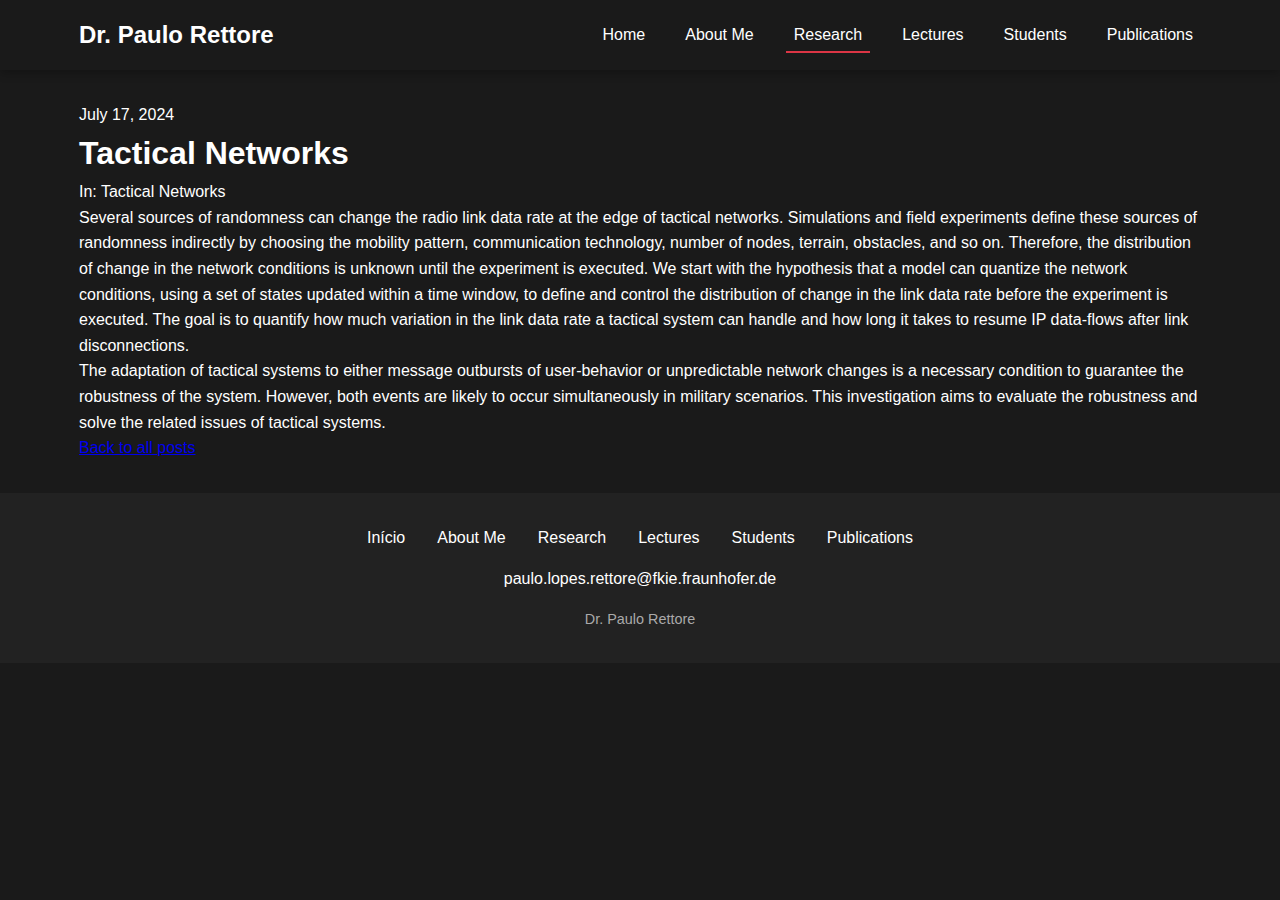
<file: research-tactical-networks.html>
<!DOCTYPE html>
<html lang="en">
<head>
    <meta charset="UTF-8">
    <meta name="viewport" content="width=device-width, initial-scale=1.0">
    <title>Tactical Networks - Dr. Paulo Rettore</title>
    <link rel="stylesheet" href="css/style.css">
</head>
<body>
    <!-- Header -->
    <header>
        <div class="container header-content">
            <div class="logo">
                <a href="index.html">Dr. Paulo Rettore</a>
            </div>
            <nav>
                <ul class="nav-menu">
                    <li class="home"><a href="index.html">Home</a></li>
                    <li class="about"><a href="about-me.html">About Me</a></li>
                    <li class="research"><a href="research.html" class="active">Research</a></li>
                    <li class="lectures"><a href="lectures.html">Lectures</a></li>
                    <li class="students"><a href="students.html">Students</a></li>
                    <li class="publications"><a href="publications.html">Publications</a></li>
                </ul>
            </nav>
        </div>
    </header>

    <!-- Research Detail Section -->
    <section class="research-detail-section">
        <div class="container">
            <div class="research-detail-header">
                <div class="date">July 17, 2024</div>
                <h1>Tactical Networks</h1>
                <div class="category">In: Tactical Networks</div>
            </div>
            
            <div class="research-detail-content">
                <p>Several sources of randomness can change the radio link data rate at the edge of tactical networks. Simulations and field experiments define these sources of randomness indirectly by choosing the mobility pattern, communication technology, number of nodes, terrain, obstacles, and so on. Therefore, the distribution of change in the network conditions is unknown until the experiment is executed. We start with the hypothesis that a model can quantize the network conditions, using a set of states updated within a time window, to define and control the distribution of change in the link data rate before the experiment is executed. The goal is to quantify how much variation in the link data rate a tactical system can handle and how long it takes to resume IP data-flows after link disconnections.</p>
                
                <p>The adaptation of tactical systems to either message outbursts of user-behavior or unpredictable network changes is a necessary condition to guarantee the robustness of the system. However, both events are likely to occur simultaneously in military scenarios. This investigation aims to evaluate the robustness and solve the related issues of tactical systems.</p>
            </div>
            
            <div class="back-link">
                <a href="research.html">Back to all posts</a>
            </div>
        </div>
    </section>

    <!-- Footer -->
    <footer>
        <div class="container footer-content">
            <ul class="footer-nav">
                <li><a href="index.html">Início</a></li>
                <li><a href="about-me.html">About Me</a></li>
                <li><a href="research.html">Research</a></li>
                <li><a href="lectures.html">Lectures</a></li>
                <li><a href="students.html">Students</a></li>
                <li><a href="publications.html">Publications</a></li>
            </ul>
            <div class="contact-info">
                <a href="mailto:paulo.lopes.rettore@fkie.fraunhofer.de">paulo.lopes.rettore@fkie.fraunhofer.de</a>
            </div>
            <div class="copyright">
                <p>Dr. Paulo Rettore</p>
            </div>
        </div>
    </footer>

    <script src="js/script.js"></script>
</body>
</html>
</file>
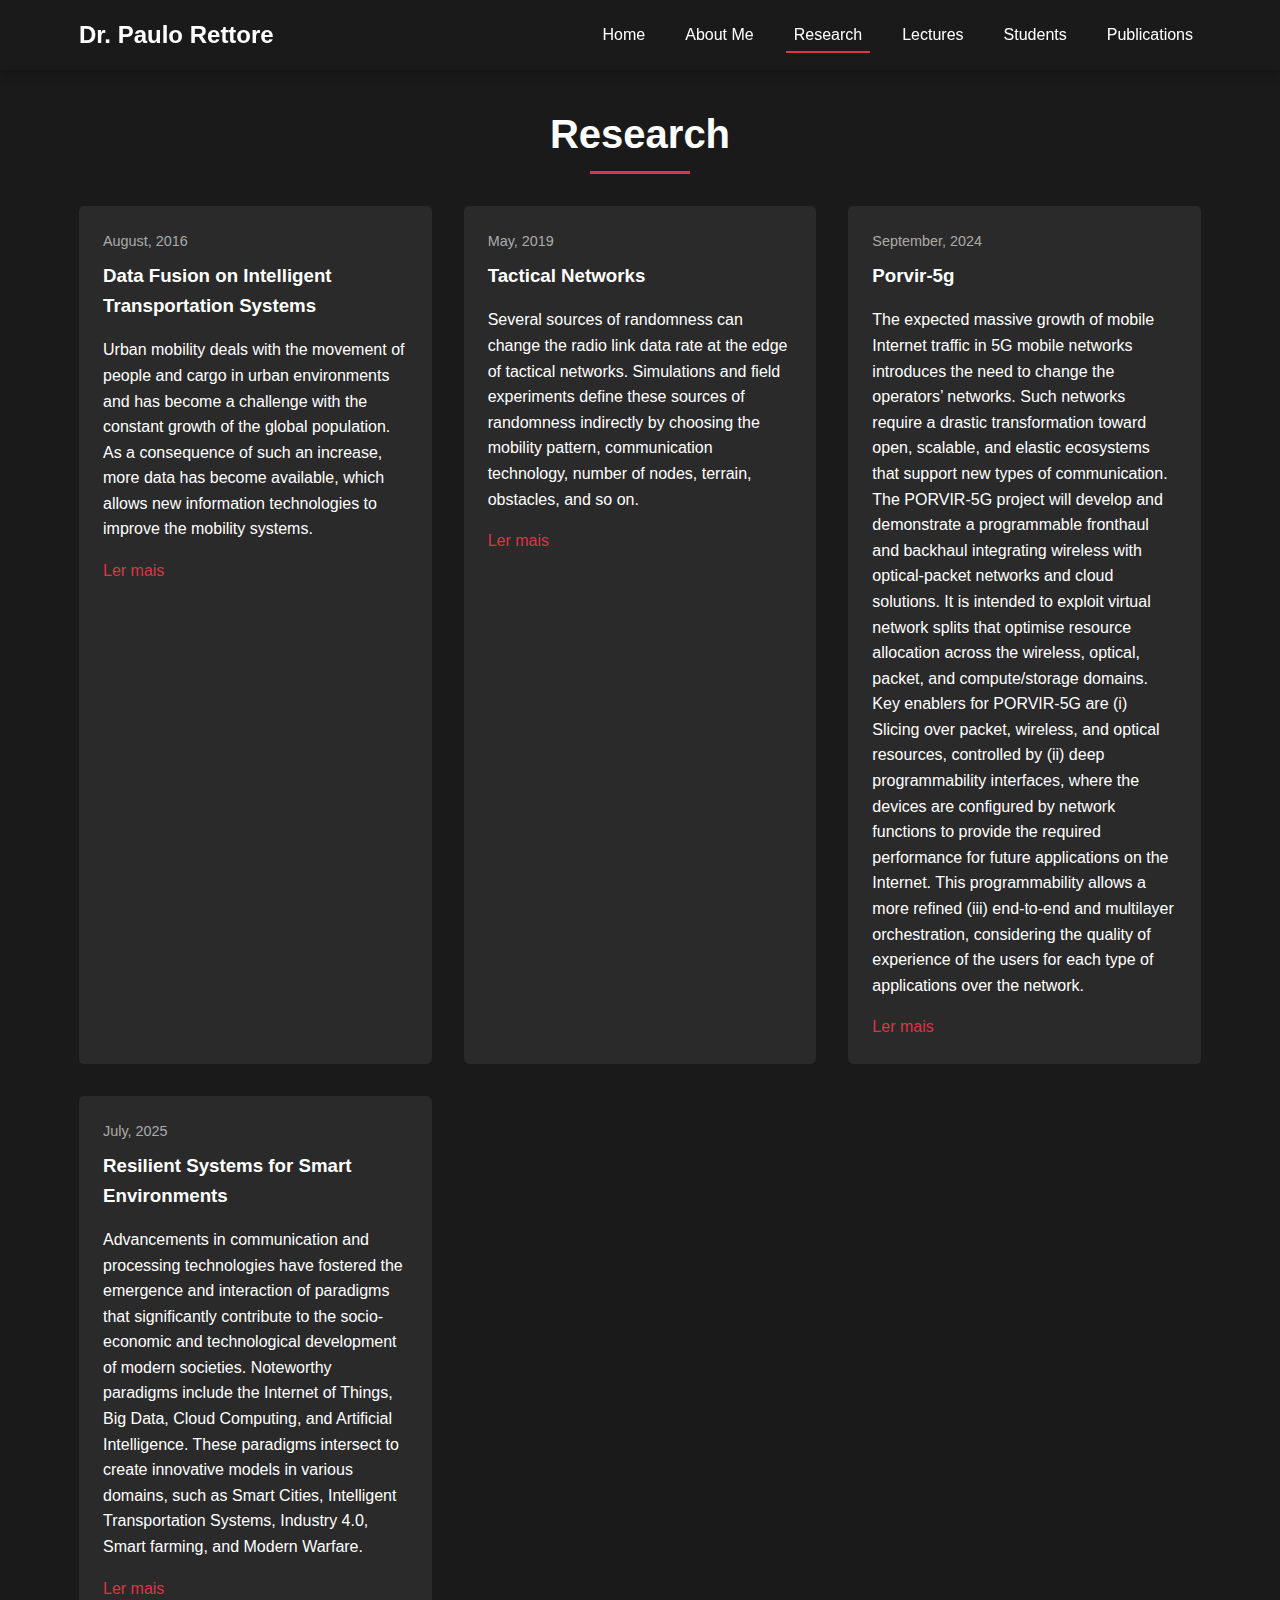
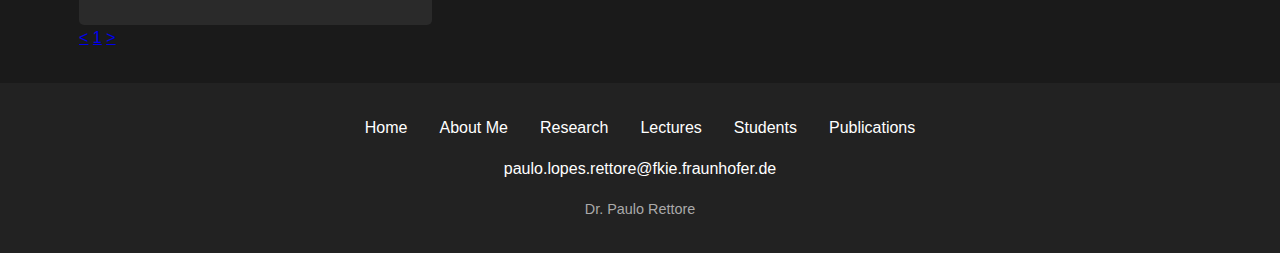
<file: research.html>
<!DOCTYPE html>
<html lang="en">
<head>
    <meta charset="UTF-8">
    <meta name="viewport" content="width=device-width, initial-scale=1.0">
    <title>Research - Dr. Paulo Rettore</title>
    <link rel="stylesheet" href="css/style.css">
</head>
<body>
    <!-- Header -->
    <header>
        <div class="container header-content">
            <div class="logo">
                <a href="index.html">Dr. Paulo Rettore</a>
            </div>
            <nav>
                <ul class="nav-menu">
                    <li class="home"><a href="index.html">Home</a></li>
                    <li class="about"><a href="about-me.html">About Me</a></li>
                    <li class="research"><a href="research.html" class="active">Research</a></li>
                    <li class="lectures"><a href="lectures.html">Lectures</a></li>
                    <li class="students"><a href="students.html">Students</a></li>
                    <li class="publications"><a href="publications.html">Publications</a></li>
                </ul>
            </nav>
        </div>
    </header>

    <!-- Research Section -->
    <section class="research-section">
        <div class="container">
            <div class="section-title">
                <h2>Research</h2>
            </div>
            
            <div class="research-cards">
                <div class="research-card">
                    <div class="date">August, 2016</div>
                    <h3>Data Fusion on Intelligent Transportation Systems</h3>
                    <p>Urban mobility deals with the movement of people and cargo in urban environments and has become a challenge with the constant growth of the global population. As a consequence of such an increase, more data has become available, which allows new information technologies to improve the mobility systems.</p>
                    <a href="research-data-fusion.html" class="read-more">Ler mais</a>
                </div>
                
                <div class="research-card">
                    <div class="date">May, 2019</div>
                    <h3>Tactical Networks</h3>
                    <p>Several sources of randomness can change the radio link data rate at the edge of tactical networks. Simulations and field experiments define these sources of randomness indirectly by choosing the mobility pattern, communication technology, number of nodes, terrain, obstacles, and so on.</p>
                    <a href="research-tactical-networks.html" class="read-more">Ler mais</a>
                </div>

                <div class="research-card">
                    <div class="date">September, 2024</div>
                    <h3>Porvir-5g</h3>
                    <p>The expected massive growth of mobile Internet traffic in 5G mobile networks introduces the need to change the operators’ networks. Such networks require a drastic transformation toward open, scalable, and elastic ecosystems that support new types of communication. The PORVIR-5G project will develop and demonstrate a programmable fronthaul and backhaul integrating wireless with optical-packet networks and cloud solutions. It is intended to exploit virtual network splits that optimise resource allocation across the wireless, optical, packet, and compute/storage domains. Key enablers for PORVIR-5G are (i) Slicing over packet, wireless, and optical resources, controlled by (ii) deep programmability interfaces, where the devices are configured by network functions to provide the required performance for future applications on the Internet. This programmability allows a more refined (iii) end-to-end and multilayer orchestration, considering the quality of experience of the users for each type of applications over the network.</p>
                    <a href="https://porvir-5g-project.github.io/" class="read-more">Ler mais</a>
                </div>

                <div class="research-card">
                    <div class="date">July, 2025</div>
                    <h3>Resilient Systems for Smart Environments</h3>
                    <p>Advancements in communication and processing technologies have fostered the emergence and interaction of paradigms that significantly contribute to the socio-economic and technological development of modern societies. Noteworthy paradigms include the Internet of Things, Big Data, Cloud Computing, and Artificial Intelligence. These paradigms intersect to create innovative models in various domains, such as Smart Cities, Intelligent Transportation Systems, Industry 4.0, Smart farming, and Modern Warfare.</p>
                    <a href="research-resilient-systems.html" class="read-more">Ler mais</a>
                </div>

                
            </div>
            
            <div class="pagination">
                <a href="#" class="prev">&lt;</a>
                <a href="#" class="active">1</a>
                <a href="#" class="next">&gt;</a>
            </div>
        </div>
    </section>

    <!-- Footer -->
    <footer>
        <div class="container footer-content">
            <ul class="footer-nav">
                <li><a href="index.html">Home</a></li>
                <li><a href="about-me.html">About Me</a></li>
                <li><a href="research.html">Research</a></li>
                <li><a href="lectures.html">Lectures</a></li>
                <li><a href="students.html">Students</a></li>
                <li><a href="publications.html">Publications</a></li>
            </ul>
            <div class="contact-info">
                <a href="mailto:paulo.lopes.rettore@fkie.fraunhofer.de">paulo.lopes.rettore@fkie.fraunhofer.de</a>
            </div>
            <div class="copyright">
                <p>Dr. Paulo Rettore</p>
            </div>
        </div>
    </footer>

    <script src="js/script.js"></script>
</body>
</html>
</file>
<file: css/style.css>
/* Main CSS for Prof. Paulo Rettore Website */

:root {
  --primary-bg: #1a1a1a;
  --secondary-bg: #222222;
  --text-color: #ffffff;
  --accent-color-1: #0d6efd; /* Blue for Início */
  --accent-color-2: #ffc107; /* Yellow for About Me */
  --accent-color-3: #dc3545; /* Red for Research */
  --accent-color-4: #17a2b8; /* Teal for Lectures */
  --accent-color-5: #e83e8c; /* Pink for Students */
  --accent-color-6: #6f42c1; /* Purple for Publications */
  --link-hover: #cccccc;
  --section-padding: 2rem 0;
  --card-bg: #2a2a2a;
}

* {
  margin: 0;
  padding: 0;
  box-sizing: border-box;
}

body {
  font-family: 'Arial', sans-serif;
  background-color: var(--primary-bg);
  color: var(--text-color);
  line-height: 1.6;
}

.container {
  width: 90%;
  max-width: 1200px;
  margin: 0 auto;
  padding: 0 15px;
}

/* Header Styles */
header {
  background-color: var(--primary-bg);
  padding: 1rem 0;
  position: sticky;
  top: 0;
  z-index: 100;
  box-shadow: 0 2px 10px rgba(0, 0, 0, 0.3);
}

.header-content {
  display: flex;
  justify-content: space-between;
  align-items: center;
}

.logo a {
  color: var(--text-color);
  text-decoration: none;
  font-size: 1.5rem;
  font-weight: bold;
}

.nav-menu {
  display: flex;
  list-style: none;
}

.nav-menu li {
  margin-left: 1.5rem;
}

.nav-menu a {
  color: var(--text-color);
  text-decoration: none;
  transition: color 0.3s ease;
  padding: 0.5rem;
}

.nav-menu a:hover {
  color: var(--link-hover);
}

.nav-menu a.active {
  border-bottom: 2px solid;
}

.inicio a.active {
  border-color: var(--accent-color-1);
}

.about a.active {
  border-color: var(--accent-color-2);
}

.research a.active {
  border-color: var(--accent-color-3);
}

.lectures a.active {
  border-color: var(--accent-color-4);
}

.students a.active {
  border-color: var(--accent-color-5);
}

.publications a.active {
  border-color: var(--accent-color-6);
}

/* Hero Section */
.hero {
  background-image: url('../images/hero-bg.jpg');
  background-size: cover;
  background-position: center;
  height: 60vh;
  display: flex;
  align-items: center;
  justify-content: center;
  text-align: center;
  position: relative;
}

.hero::before {
  content: '';
  position: absolute;
  top: 0;
  left: 0;
  width: 100%;
  height: 100%;
  background-color: rgba(0, 0, 0, 0.6);
}

.hero-content {
  position: relative;
  z-index: 1;
}

.hero h1 {
  font-size: 3rem;
  margin-bottom: 1rem;
}

.hero p {
  font-size: 1.2rem;
  max-width: 800px;
  margin: 0 auto;
}

/* Section Styles */
section {
  padding: var(--section-padding);
}

.section-title {
  text-align: center;
  margin-bottom: 2rem;
}

.section-title h2 {
  font-size: 2.5rem;
  position: relative;
  display: inline-block;
  padding-bottom: 0.5rem;
}

.section-title h2::after {
  content: '';
  position: absolute;
  bottom: 0;
  left: 50%;
  transform: translateX(-50%);
  width: 100px;
  height: 3px;
  background-color: var(--accent-color-1);
}

/* About Section */
.about-section .section-title h2::after {
  background-color: var(--accent-color-2);
}

.about-content {
  display: grid;
  grid-template-columns: repeat(auto-fit, minmax(300px, 1fr));
  gap: 2rem;
}

.bio, .expertise, .interests {
  background-color: var(--card-bg);
  padding: 1.5rem;
  border-radius: 5px;
}

/* Research Section */
.research-section .section-title h2::after {
  background-color: var(--accent-color-3);
}

.research-cards {
  display: grid;
  grid-template-columns: repeat(auto-fit, minmax(300px, 1fr));
  gap: 2rem;
}

.research-card {
  background-color: var(--card-bg);
  padding: 1.5rem;
  border-radius: 5px;
  transition: transform 0.3s ease;
}

.research-card:hover {
  transform: translateY(-5px);
}

.research-card h3 {
  margin-bottom: 1rem;
}

.research-card .date {
  color: #aaa;
  font-size: 0.9rem;
  margin-bottom: 0.5rem;
}

.research-card .read-more {
  display: inline-block;
  margin-top: 1rem;
  color: var(--accent-color-3);
  text-decoration: none;
}

/* Lectures Section */
.lectures-section .section-title h2::after {
  background-color: var(--accent-color-4);
}

.lectures-grid {
  display: grid;
  grid-template-columns: repeat(auto-fit, minmax(300px, 1fr));
  gap: 2rem;
}

.lecture-card {
  background-color: var(--card-bg);
  padding: 1.5rem;
  border-radius: 5px;
  transition: transform 0.3s ease;
}

.lecture-card:hover {
  transform: translateY(-5px);
}

.lecture-card h3 {
  margin-bottom: 1rem;
}
.lecture-image {
  width: 100%;
  height: auto;
  border-radius: 5px;
  margin-bottom: 1rem;
}

/* Students Section */
.students-section .section-title h2::after {
  background-color: var(--accent-color-5);
}

.students-categories h3 {
  margin: 2rem 0 1rem;
  border-bottom: 1px solid #444;
  padding-bottom: 0.5rem;
}

.student-card {
  background-color: var(--card-bg);
  padding: 1.5rem;
  border-radius: 5px;
  margin-bottom: 1.5rem;
}

.student-card h4 {
  margin-bottom: 0.5rem;
}

.student-card p {
  margin-bottom: 0.5rem;
}

.student-card a {
  color: var(--accent-color-5);
  text-decoration: none;
}

/* Publications Section */
.publications-section .section-title h2::after {
  background-color: var(--accent-color-6);
}

.publication-links {
  display: flex;
  flex-wrap: wrap;
  justify-content: center;
  gap: 1rem;
  margin-bottom: 2rem;
}

.publication-link {
  background-color: var(--card-bg);
  padding: 0.8rem 1.5rem;
  border-radius: 5px;
  text-decoration: none;
  color: var(--text-color);
  transition: background-color 0.3s ease;
}

.publication-link:hover {
  background-color: #3a3a3a;
}

.publication-categories h3 {
  margin: 2rem 0 1rem;
  border-bottom: 1px solid #444;
  padding-bottom: 0.5rem;
}

.publication-item {
  background-color: var(--card-bg);
  padding: 1.5rem;
  border-radius: 5px;
  margin-bottom: 1.5rem;
}

.publication-item h4 {
  margin-bottom: 0.5rem;
}

.publication-item p {
  margin-bottom: 0.5rem;
}

.publication-item a {
  display: inline-block;
  margin-top: 0.5rem;
  color: var(--accent-color-6);
  text-decoration: none;
}

/* Footer */
footer {
  background-color: var(--secondary-bg);
  padding: 2rem 0;
  text-align: center;
}

.footer-content {
  display: flex;
  flex-direction: column;
  align-items: center;
}

.footer-nav {
  display: flex;
  list-style: none;
  margin-bottom: 1rem;
}

.footer-nav li {
  margin: 0 1rem;
}

.footer-nav a {
  color: var(--text-color);
  text-decoration: none;
  transition: color 0.3s ease;
}

.footer-nav a:hover {
  color: var(--link-hover);
}

.contact-info {
  margin-bottom: 1rem;
}

.contact-info a {
  color: var(--text-color);
  text-decoration: none;
}

.copyright {
  font-size: 0.9rem;
  color: #aaa;
}

/* Responsive Design */
@media (max-width: 768px) {
  .header-content {
    flex-direction: column;
  }
  
  .logo {
    margin-bottom: 1rem;
  }
  
  .nav-menu {
    flex-wrap: wrap;
    justify-content: center;
  }
  
  .nav-menu li {
    margin: 0.5rem;
  }
  
  .hero h1 {
    font-size: 2rem;
  }
  
  .hero p {
    font-size: 1rem;
  }
  
  .section-title h2 {
    font-size: 2rem;
  }
}

@media (max-width: 480px) {
  .hero {
    height: 50vh;
  }
  
  .hero h1 {
    font-size: 1.8rem;
  }
  
  .section-title h2 {
    font-size: 1.8rem;
  }
}
</file>
